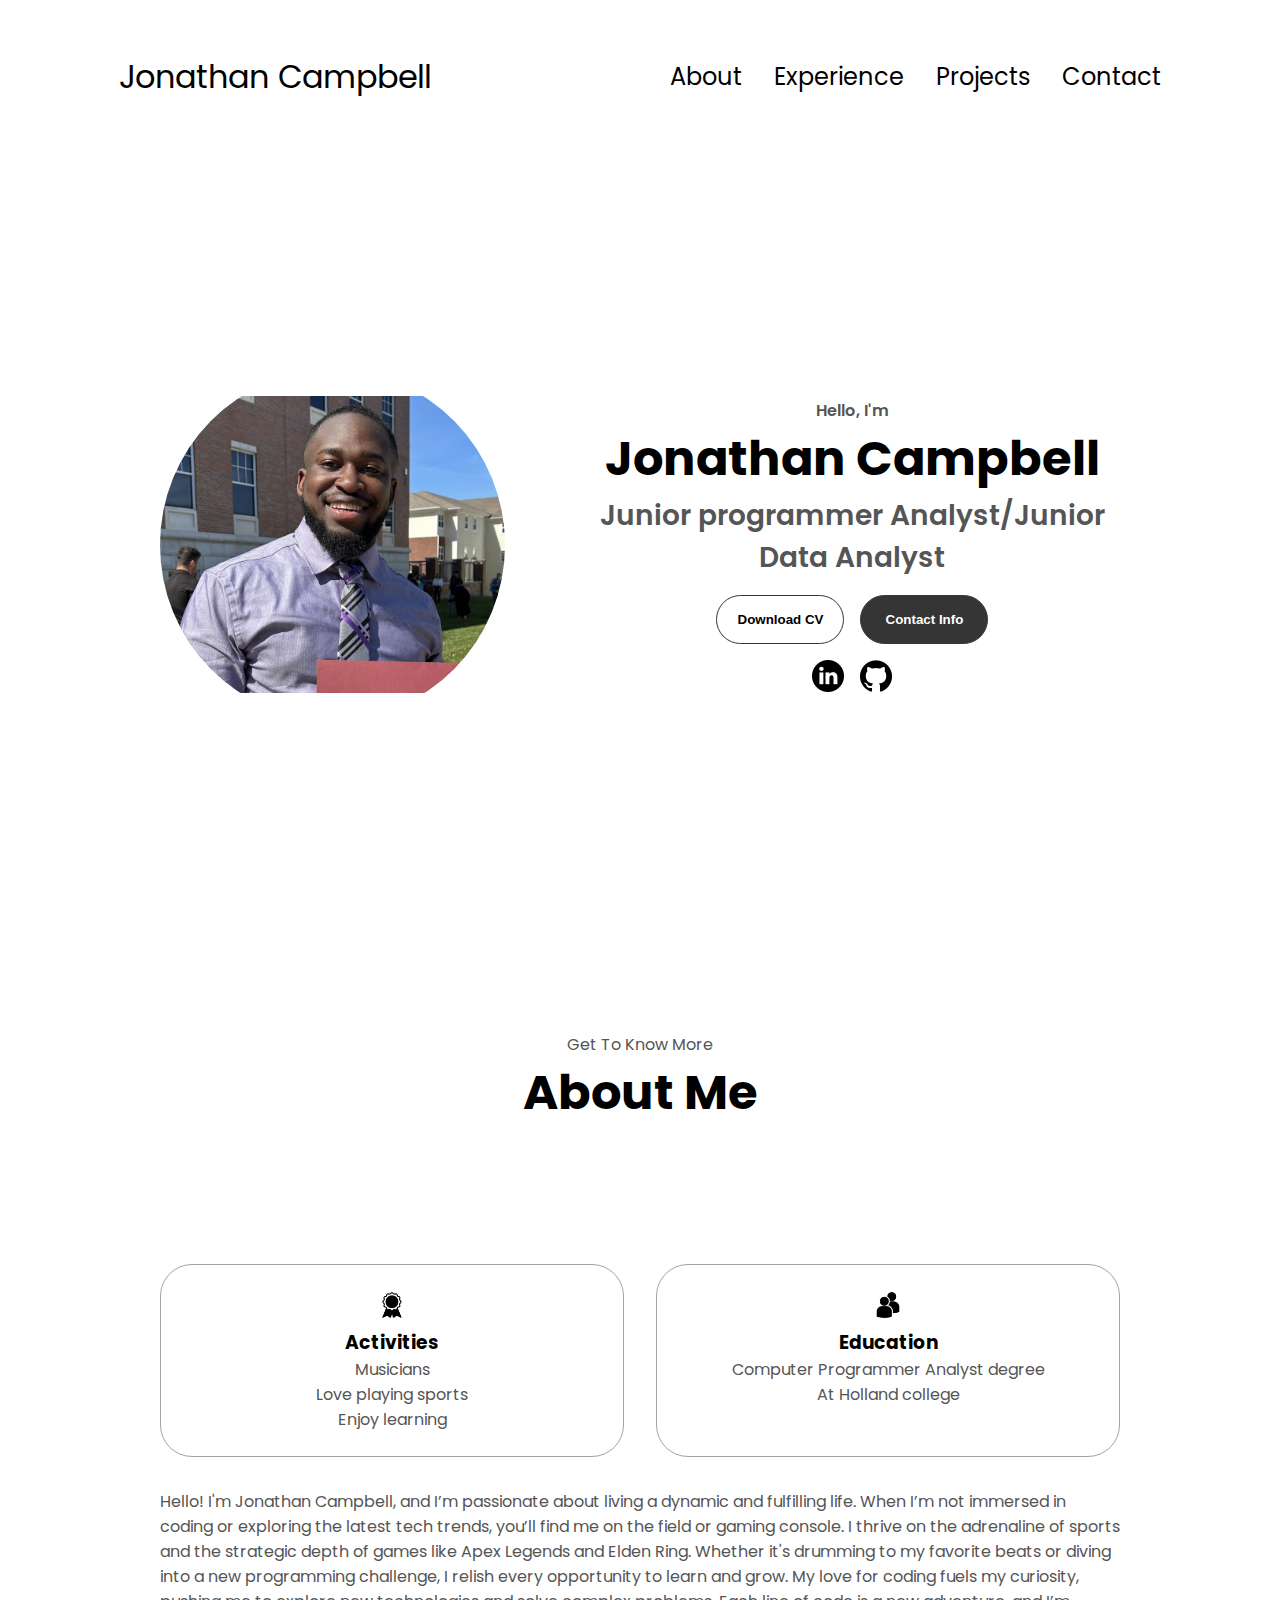
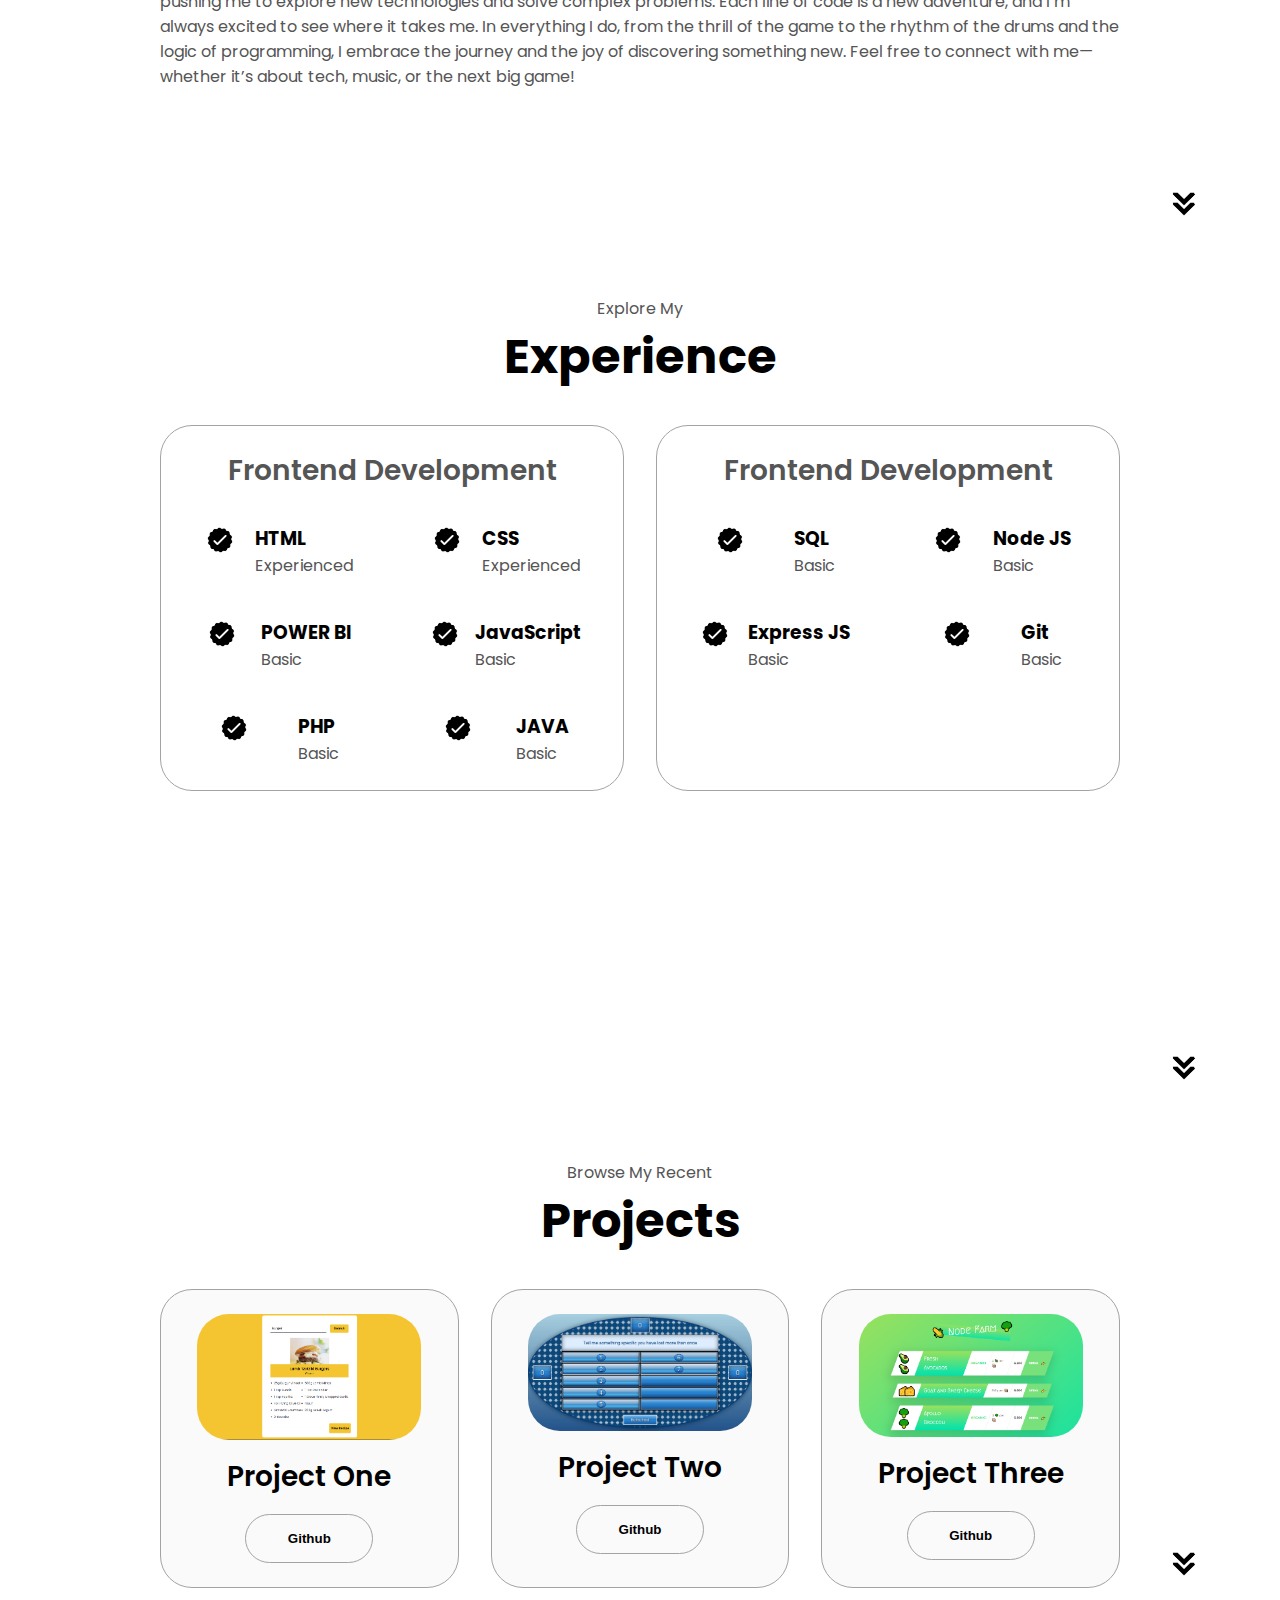
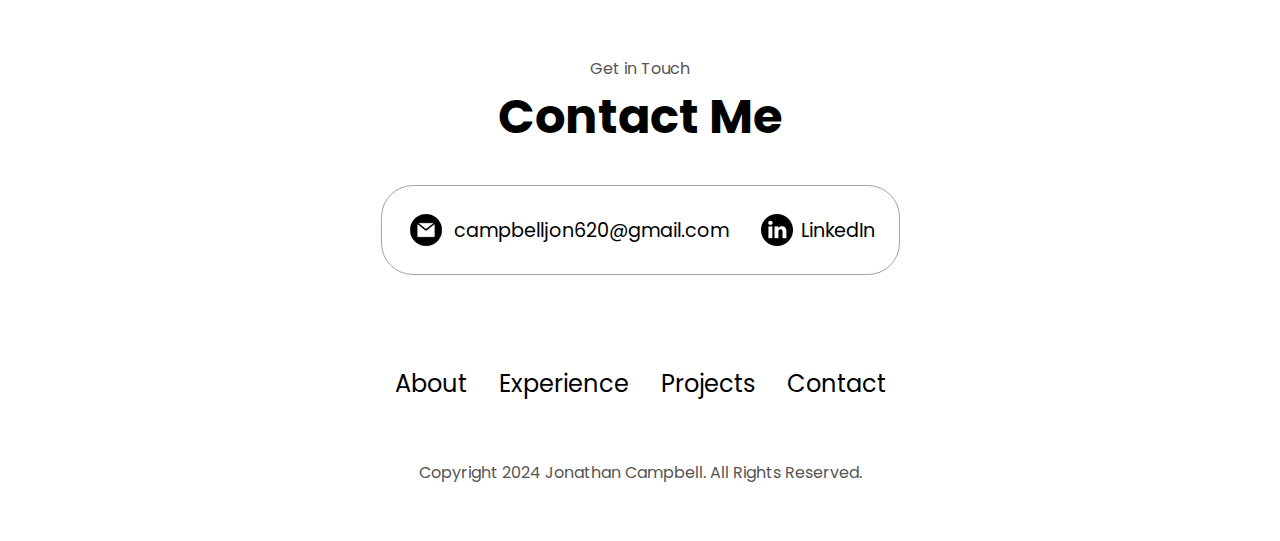
<file: index.html>
<!DOCTYPE html>
<html lang="en">
  <head>
    <meta charset="UTF-8" />
    <meta http-equiv="X-UA-Compatible" content="IE=edge" />
    <meta name="viewport" content="width=device-width, initial-scale=1.0" />
    <title>My Portfolio</title>
    <link rel="stylesheet" href="style.css" />
    <link rel="stylesheet" href="mediaqueries.css" />
  </head>
  <body>
    <nav id="desktop-nav">
      <div class="logo">Jonathan Campbell</div>
      <div>
        <ul class="nav-links">
          <li><a href="#about">About</a></li>
          <li><a href="#experience">Experience</a></li>
          <li><a href="#projects">Projects</a></li>
          <li><a href="#contact">Contact</a></li>
        </ul>
      </div>
    </nav>
    <nav id="hamburger-nav">
      <div class="logo">Jonathan Campbell </div>
      <div class="hamburger-menu">
        <div class="hamburger-icon" onclick="toggleMenu()">
          <span></span>
          <span></span>
          <span></span>
        </div>
        <div class="menu-links">
          <li><a href="#about" onclick="toggleMenu()">About</a></li>
          <li><a href="#experience" onclick="toggleMenu()">Experience</a></li>
          <li><a href="#projects" onclick="toggleMenu()">Projects</a></li>
          <li><a href="#contact" onclick="toggleMenu()">Contact</a></li>
        </div>
      </div>
    </nav>
    <section id="profile">
      <div class="section__pic-container">
        <img src="./assets/PROFILE.jpg" alt="Jonathan Campbell profile picture" />
      </div>
      <div class="section__text">
        <p class="section__text__p1">Hello, I'm</p>
        <h1 class="title">Jonathan Campbell</h1>
        <p class="section__text__p2">Junior programmer Analyst/Junior Data Analyst</p>
        <div class="btn-container">
          <button
            class="btn btn-color-2"
            onclick="window.open('./assets/Jonathan Campbell.pdf')"
          >
            Download CV
          </button>
          <button class="btn btn-color-1" onclick="location.href='./#contact'">
            Contact Info
          </button>
        </div>
        <div id="socials-container">
          <img
            src="./assets/linkedin.png"
            alt="My LinkedIn profile"
            class="icon"
            onclick="location.href='https://linkedin.com/'"
          />
          <img
            src="./assets/github.png"
            alt="My Github profile"
            class="icon"
            onclick="location.href='https://github.com/jonathan258?tab=repositories'"
          />
        </div>
      </div>
    </section>
    <section id="about">
      <p class="section__text__p1">Get To Know More</p>
      <h1 class="title">About Me</h1>
      <div class="section-container">
        <div class="about-details-container">
          <div class="about-containers">
            <div class="details-container">
              <img
                src="./assets/experience.png"
                alt="Experience icon"
                class="icon"
              />
              <h3>Activities </h3>
              <p>Musicians <br />Love playing sports <br />Enjoy learning</p>
            </div>
            <div class="details-container">
              <img
                src="./assets/education.png"
                alt="Education icon"
                class="icon"
              />
              <h3>Education</h3>
              <p>Computer Programmer Analyst degree<br /> At Holland college</p>
            </div>
          </div>
          <div class="text-container">
            <p>
              Hello! I'm Jonathan Campbell, and I’m passionate about living a dynamic and fulfilling life.

When I’m not immersed in coding or exploring the latest tech trends, you’ll find me on the field or gaming console. I thrive on the adrenaline of sports and the strategic depth of games like Apex Legends and Elden Ring. Whether it's drumming to my favorite beats or diving into a new programming challenge, I relish every opportunity to learn and grow.

My love for coding fuels my curiosity, pushing me to explore new technologies and solve complex problems. Each line of code is a new adventure, and I’m always excited to see where it takes me.

In everything I do, from the thrill of the game to the rhythm of the drums and the logic of programming, I embrace the journey and the joy of discovering something new.

Feel free to connect with me—whether it’s about tech, music, or the next big game!
            </p>
          </div>
        </div>
      </div>
      <img
        src="./assets/arrow.png"
        alt="Arrow icon"
        class="icon arrow"
        onclick="location.href='./#experience'"
      />
    </section>
    <section id="experience">
      <p class="section__text__p1">Explore My</p>
      <h1 class="title">Experience</h1>
      <div class="experience-details-container">
        <div class="about-containers">
          <div class="details-container">
            <h2 class="experience-sub-title">Frontend Development</h2>
            <div class="article-container">
              <article>
                <img
                  src="./assets/checkmark.png"
                  alt="Experience icon"
                  class="icon"
                />
                <div>
                  <h3>HTML</h3>
                  <p>Experienced</p>
                </div>
              </article>
              <article>
                <img
                  src="./assets/checkmark.png"
                  alt="Experience icon"
                  class="icon"
                />
                <div>
                  <h3>CSS</h3>
                  <p>Experienced</p>
                </div>
              </article>
              <article>
                <img
                  src="./assets/checkmark.png"
                  alt="Experience icon"
                  class="icon"
                />
                <div>
                  <h3>POWER BI</h3>
                  <p>Basic</p>
                </div>
              </article>
              <article>
                <img
                  src="./assets/checkmark.png"
                  alt="Experience icon"
                  class="icon"
                />
                <div>
                  <h3>JavaScript</h3>
                  <p>Basic</p>
                </div>
              </article>
              <article>
                <img
                  src="./assets/checkmark.png"
                  alt="Experience icon"
                  class="icon"
                />
                <div>
                  <h3>PHP</h3>
                  <p>Basic</p>
                </div>
              </article>
              <article>
                <img
                  src="./assets/checkmark.png"
                  alt="Experience icon"
                  class="icon"
                />
                <div>
                  <h3>JAVA</h3>
                  <p>Basic</p>
                </div>
              </article>
            </div>
          </div>
          <div class="details-container">
            <h2 class="experience-sub-title">Frontend Development</h2>
            <div class="article-container">
              <article>
                <img
                  src="./assets/checkmark.png"
                  alt="Experience icon"
                  class="icon"
                />
                <div>
                  <h3>SQL</h3>
                  <p>Basic</p>
                </div>
              </article>
              <article>
                <img
                  src="./assets/checkmark.png"
                  alt="Experience icon"
                  class="icon"
                />
                <div>
                  <h3>Node JS</h3>
                  <p>Basic</p>
                </div>
              </article>
              <article>
                <img
                  src="./assets/checkmark.png"
                  alt="Experience icon"
                  class="icon"
                />
                <div>
                  <h3>Express JS</h3>
                  <p>Basic</p>
                </div>
              </article>
              <article>
                <img
                  src="./assets/checkmark.png"
                  alt="Experience icon"
                  class="icon"
                />
                <div>
                  <h3>Git</h3>
                  <p>Basic</p>
                </div>
              </article>
            </div>
          </div>
        </div>
      </div>
      <img
        src="./assets/arrow.png"
        alt="Arrow icon"
        class="icon arrow"
        onclick="location.href='./#projects'"
      />
    </section>
    <section id="projects">
      <p class="section__text__p1">Browse My Recent</p>
      <h1 class="title">Projects</h1>
      <div class="experience-details-container">
        <div class="about-containers">
          <div class="details-container color-container">
            <div class="article-container">
              <img
                src="./assets/recipe app.PNG"
                alt="Project 1"
                class="project-img"
              />
            </div>
            <h2 class="experience-sub-title project-title">Project One</h2>
            <div class="btn-container">
              <button
                class="btn btn-color-2 project-btn"
                onclick="location.href='https://github.com/jonathan258/Recipe-App-With-Javascript'">
                Github
              </button>

            </div>
          </div>
          <div class="details-container color-container">
            <div class="article-container">
              <img
                src="./assets/Family fued.png"
                alt="Project 2"
                class="project-img"
              />
            </div>
            <h2 class="experience-sub-title project-title">Project Two</h2>
            <div class="btn-container">
              <button
                class="btn btn-color-2 project-btn"
                onclick="location.href='https://github.com/jonathan258/Family-Feud-master'"
              >
                Github
              </button>
            </div>
          </div>
          <div class="details-container color-container">
            <div class="article-container">
              <img
                src="./assets/Node farm preview.PNG"
                alt="Project 3"
                class="project-img"
              />
            </div>
            <h2 class="experience-sub-title project-title">Project Three</h2>
            <div class="btn-container">
              <button
                class="btn btn-color-2 project-btn"
                onclick="location.href='https://github.com/jonathan258/Node-Farm-Final-Project-'"
              >
                Github
              </button>
            </div>
          </div>
        </div>
      </div>
      <img
        src="./assets/arrow.png"
        alt="Arrow icon"
        class="icon arrow"
        onclick="location.href='./#contact'"
      />
    </section>
    <section id="contact">
      <p class="section__text__p1">Get in Touch</p>
      <h1 class="title">Contact Me</h1>
      <div class="contact-info-upper-container">
        <div class="contact-info-container">
          <img
            src="./assets/email.png"
            alt="Email icon"
            class="icon contact-icon email-icon"
          />
          <p><a href="mailto:campbelljon620@gmail.com">campbelljon620@gmail.com</a></p>
        </div>
        <div class="contact-info-container">
          <img
            src="./assets/linkedin.png"
            alt="LinkedIn icon"
            class="icon contact-icon"
          />
          <p><a href="https://www.linkedin.com/in/jonathan-campbell-859a9a226/">LinkedIn</a></p>
        </div>
      </div>
    </section>
    <footer>
      <nav>
        <div class="nav-links-container">
          <ul class="nav-links">
            <li><a href="#about">About</a></li>
            <li><a href="#experience">Experience</a></li>
            <li><a href="#projects">Projects</a></li>
            <li><a href="#contact">Contact</a></li>
          </ul>
        </div>
      </nav>
      <p>Copyright 2024 Jonathan Campbell. All Rights Reserved.</p>
    </footer>
    <script src="script.js"></script>
  </body>
</html>
</file>
<file: style.css>
/* GENERAL */

@import url("https://fonts.googleapis.com/css2?family=Poppins:wght@300;400;500;600&display=swap");

* {
  margin: 0;
  padding: 0;
}

body {
  font-family: "Poppins", sans-serif;
}

html {
  scroll-behavior: smooth;
}

p {
  color: rgb(85, 85, 85);
}

/* TRANSITION */

a,
.btn {
  transition: all 300ms ease;
}

/* DESKTOP NAV */

nav,
.nav-links {
  display: flex;
}

nav {
  justify-content: space-around;
  align-items: center;
  height: 17vh;
}

.nav-links {
  gap: 2rem;
  list-style: none;
  font-size: 1.5rem;
}

a {
  color: black;
  text-decoration: none;
  text-decoration-color: white;
}

a:hover {
  color: grey;
  text-decoration: underline;
  text-underline-offset: 1rem;
  text-decoration-color: rgb(181, 181, 181);
}

.logo {
  font-size: 2rem;
}

.logo:hover {
  cursor: default;
}

/* HAMBURGER MENU */

#hamburger-nav {
  display: none;
}

.hamburger-menu {
  position: relative;
  display: inline-block;
}

.hamburger-icon {
  display: flex;
  flex-direction: column;
  justify-content: space-between;
  height: 24px;
  width: 30px;
  cursor: pointer;
}

.hamburger-icon span {
  width: 100%;
  height: 2px;
  background-color: black;
  transition: all 0.3 ease-in-out;
}

.menu-links {
  position: absolute;
  top: 100%;
  right: 0;
  background-color: white;
  width: fit-content;
  max-height: 0;
  overflow: hidden;
  transition: all 0.3 ease-in-out;
}

.menu-links a {
  display: block;
  padding: 10px;
  text-align: center;
  font-size: 1.5rem;
  color: black;
  text-decoration: none;
  transition: all 0.3 ease-in-out;
}

.menu-links li {
  list-style: none;
}

.menu-links.open {
  max-height: 300px;
}

.hamburger-icon.open span:first-child {
  transform: rotate(45deg) translate(10px, 5px);
}

.hamburger-icon.open span:nth-child(2) {
  opacity: 0;
}

.hamburger-icon.open span:last-child {
  transform: rotate(-45deg) translate(10px, -5px);
}

.hamburger-icon span:first-child {
  transform: none;
}

.hamburger-icon span:first-child {
  opacity: 1;
}

.hamburger-icon span:first-child {
  transform: none;
}

/* SECTIONS */

section {
  padding-top: 4vh;
  height: 96vh;
  margin: 0 10rem;
  box-sizing: border-box;
  min-height: fit-content;
}

.section-container {
  display: flex;
}

/* PROFILE SECTION */

#profile {
  display: flex;
  justify-content: center;
  gap: 5rem;
  height: 80vh;
}

.section__pic-container {
  display: flex;
  height: 400px;
  width: 400px;
  margin: auto 0;
}

.section__text {
  align-self: center;
  text-align: center;
}

.section__text p {
  font-weight: 600;
}

.section__text__p1 {
  text-align: center;
}

.section__text__p2 {
  font-size: 1.75rem;
  margin-bottom: 1rem;
}

.title {
  font-size: 3rem;
  text-align: center;
}

#socials-container {
  display: flex;
  justify-content: center;
  margin-top: 1rem;
  gap: 1rem;
}

/* ICONS */

.icon {
  cursor: pointer;
  height: 2rem;
}

/* BUTTONS */

.btn-container {
  display: flex;
  justify-content: center;
  gap: 1rem;
}

.btn {
  font-weight: 600;
  transition: all 300ms ease;
  padding: 1rem;
  width: 8rem;
  border-radius: 2rem;
}

.btn-color-1,
.btn-color-2 {
  border: rgb(53, 53, 53) 0.1rem solid;
}

.btn-color-1:hover,
.btn-color-2:hover {
  cursor: pointer;
}

.btn-color-1,
.btn-color-2:hover {
  background: rgb(53, 53, 53);
  color: white;
}

.btn-color-1:hover {
  background: rgb(0, 0, 0);
}

.btn-color-2 {
  background: none;
}

.btn-color-2:hover {
  border: rgb(255, 255, 255) 0.1rem solid;
}

.btn-container {
  gap: 1rem;
}

/* ABOUT SECTION */

#about {
  position: relative;
}

.about-containers {
  gap: 2rem;
  margin-bottom: 2rem;
  margin-top: 2rem;
}

.about-details-container {
  justify-content: center;
  flex-direction: column;
}

.about-containers,
.about-details-container {
  display: flex;
}

.about-pic {
  border-radius: 2rem;
}

.arrow {
  position: absolute;
  right: -5rem;
  bottom: 2.5rem;
}

.details-container {
  padding: 1.5rem;
  flex: 1;
  background: white;
  border-radius: 2rem;
  border: rgb(53, 53, 53) 0.1rem solid;
  border-color: rgb(163, 163, 163);
  text-align: center;
}

.section-container {
  gap: 4rem;
  height: 80%;
}

.section__pic-container {
  height: 400px;
  width: 400px;
  margin: auto 0;
}

/* EXPERIENCE SECTION */

#experience {
  position: relative;
}

.experience-sub-title {
  color: rgb(85, 85, 85);
  font-weight: 600;
  font-size: 1.75rem;
  margin-bottom: 2rem;
}

.experience-details-container {
  display: flex;
  justify-content: center;
  flex-direction: column;
}

.article-container {
  display: flex;
  text-align: initial;
  flex-wrap: wrap;
  flex-direction: row;
  gap: 2.5rem;
  justify-content: space-around;
}

article {
  display: flex;
  width: 10rem;
  justify-content: space-around;
  gap: 0.5rem;
}

article .icon {
  cursor: default;
}

/* PROJECTS SECTION */

#projects {
  position: relative;
}

.color-container {
  border-color: rgb(163, 163, 163);
  background: rgb(250, 250, 250);
}

.project-img {
  border-radius: 2rem;
  width: 90%;
  height: 90%;
}

.project-title {
  margin: 1rem;
  color: black;
}

.project-btn {
  color: black;
  border-color: rgb(163, 163, 163);
}

/* CONTACT */

#contact {
  display: flex;
  justify-content: center;
  flex-direction: column;
  height: 70vh;
}

.contact-info-upper-container {
  display: flex;
  justify-content: center;
  border-radius: 2rem;
  border: rgb(53, 53, 53) 0.1rem solid;
  border-color: rgb(163, 163, 163);
  background: (250, 250, 250);
  margin: 2rem auto;
  padding: 0.5rem;
}

.contact-info-container {
  display: flex;
  align-items: center;
  justify-content: center;
  gap: 0.5rem;
  margin: 1rem;
}

.contact-info-container p {
  font-size: larger;
}

.contact-icon {
  cursor: default;
}

.email-icon {
  height: 2.5rem;
}

/* FOOTER SECTION */

footer {
  height: 26vh;
  margin: 0 1rem;
}

footer p {
  text-align: center;
}

.section__pic-container {
  width: 450px; /* Adjust the size as needed */
  height: 350px; /* Ensure the width and height are equal for a perfect circle */
  overflow: hidden; /* Hide any part of the image that overflows the container */
  border-radius: 50%; /* Make the container circular */
  display: flex;
  justify-content: center;
  align-items: center;
}

.section__pic-container img {
  width: 100%; /* Ensure the image covers the container */
  height: auto; /* Maintain the image aspect ratio */
}
</file>
<file: mediaqueries.css>
@media screen and (max-width: 1400px) {
  #profile {
    height: 83vh;
    margin-bottom: 6rem;
  }
  .about-containers {
    flex-wrap: wrap;
  }
  #contact,
  #projects {
    height: fit-content;
  }
}

@media screen and (max-width: 1200px) {
  #desktop-nav {
    display: none;
  }
  #hamburger-nav {
    display: flex;
  }
  #experience,
  .experience-details-container {
    margin-top: 2rem;
  }
  #profile,
  .section-container {
    display: block;
  }
  .arrow {
    display: none;
  }
  section,
  .section-container {
    height: fit-content;
  }
  section {
    margin: 0 5%;
  }
  .section__pic-container {
    width: 275px;
    height: 275px;
    margin: 0 auto 2rem;
  }
  .about-containers {
    margin-top: 0;
  }
}

@media screen and (max-width: 600px) {
  #contact,
  footer {
    height: 40vh;
  }
  #profile {
    height: 83vh;
    margin-bottom: 0;
  }
  article {
    font-size: 1rem;
  }
  footer nav {
    height: fit-content;
    margin-bottom: 2rem;
  }
  .about-containers,
  .contact-info-upper-container,
  .btn-container {
    flex-wrap: wrap;
  }
  .contact-info-container {
    margin: 0;
  }
  .contact-info-container p,
  .nav-links li a {
    font-size: 1rem;
  }
  .experience-sub-title {
    font-size: 1.25rem;
  }
  .logo {
    font-size: 1.5rem;
  }
  .nav-links {
    flex-direction: column;
    gap: 0.5rem;
    text-align: center;
  }
  .section__pic-container {
    width: auto;
    height: 46vw;
    justify-content: center;
  }
  .section__text__p2 {
    font-size: 1.25rem;
  }
  .title {
    font-size: 2rem;
  }
  .text-container {
    text-align: justify;
  }
}
</file>
